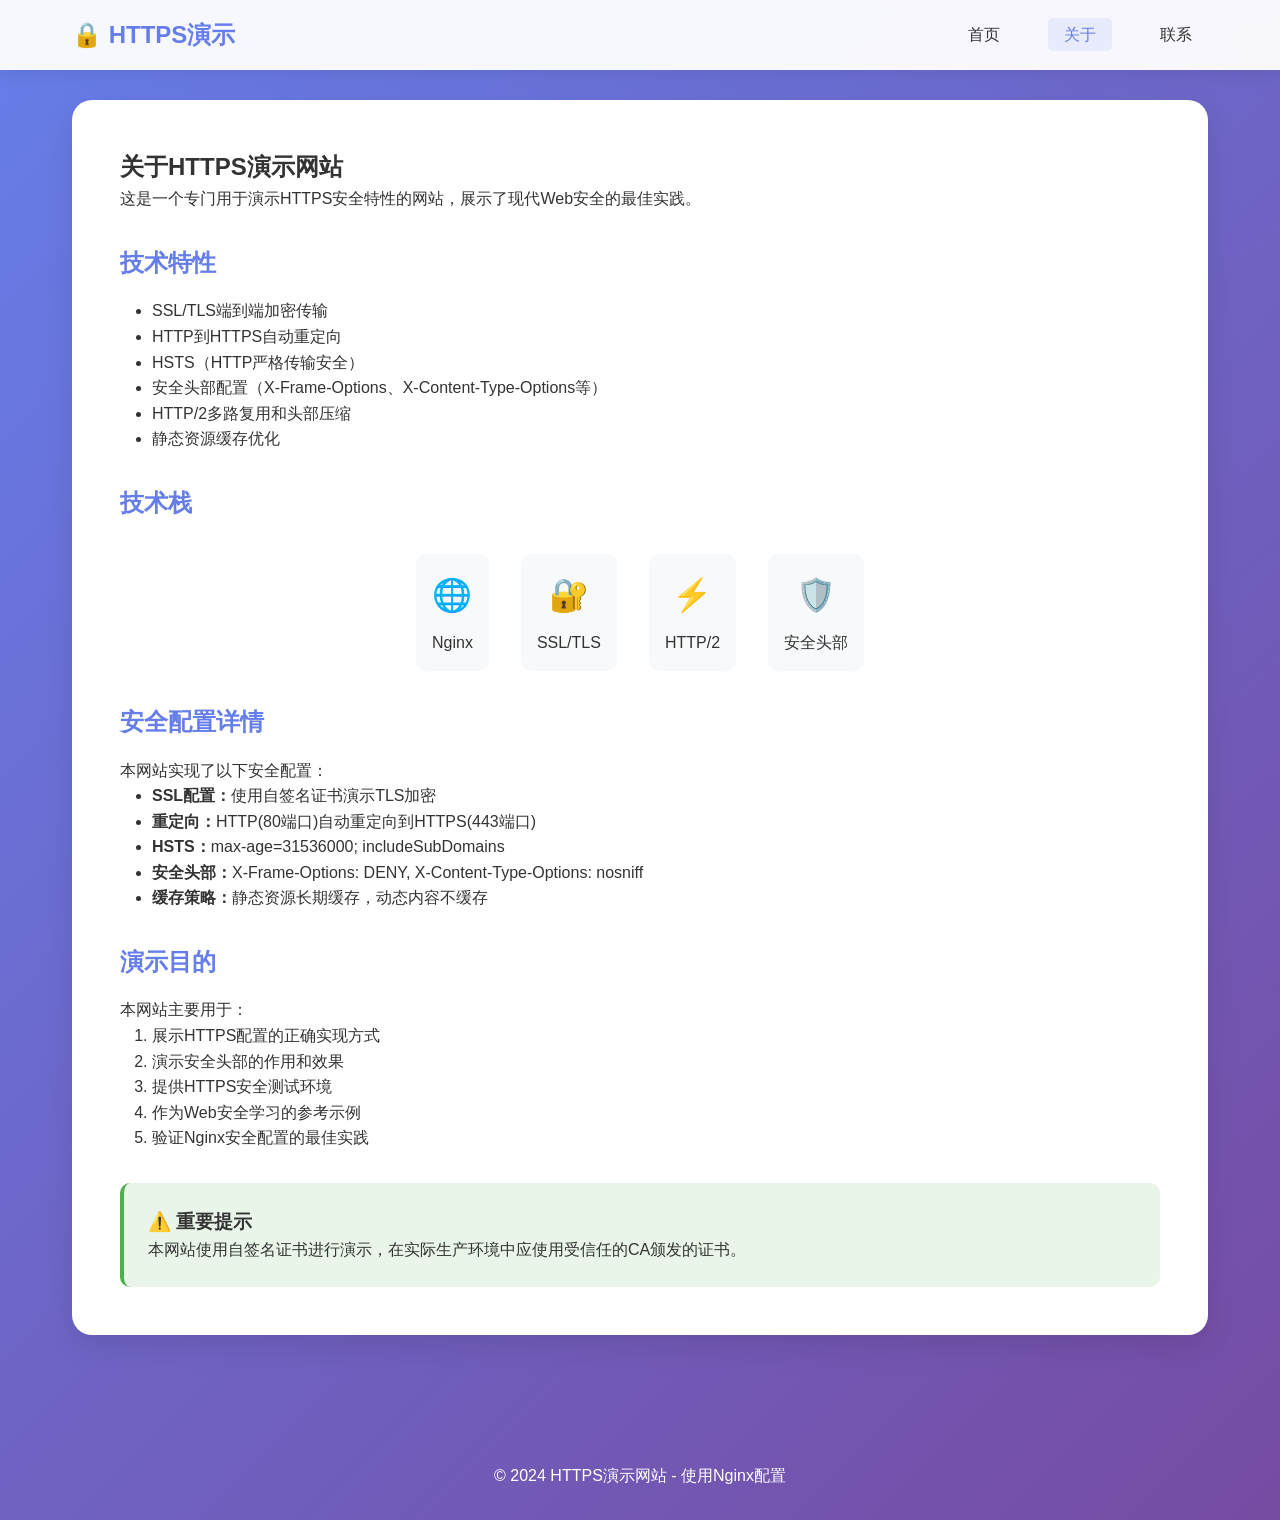
<file: Big_Data/website/about.html>
<!DOCTYPE html>
<html lang="zh-CN">
<head>
    <meta charset="UTF-8">
    <meta name="viewport" content="width=device-width, initial-scale=1.0">
    <meta name="description" content="关于HTTPS演示网站的技术细节和特性介绍">
    <title>关于 - HTTPS演示网站</title>
    <link rel="stylesheet" href="css/style.css">
</head>
<body>
    <header>
        <nav>
            <div class="logo">🔒 HTTPS演示</div>
            <ul>
                <li><a href="index.html">首页</a></li>
                <li><a href="about.html" class="active">关于</a></li>
                <li><a href="contact.html">联系</a></li>
            </ul>
        </nav>
    </header>
    
    <main>
        <section class="about-content">
            <h1>关于HTTPS演示网站</h1>
            <p>这是一个专门用于演示HTTPS安全特性的网站，展示了现代Web安全的最佳实践。</p>
            
            <h2>技术特性</h2>
            <ul>
                <li>SSL/TLS端到端加密传输</li>
                <li>HTTP到HTTPS自动重定向</li>
                <li>HSTS（HTTP严格传输安全）</li>
                <li>安全头部配置（X-Frame-Options、X-Content-Type-Options等）</li>
                <li>HTTP/2多路复用和头部压缩</li>
                <li>静态资源缓存优化</li>
            </ul>
            
            <h2>技术栈</h2>
            <div class="tech-stack">
                <div class="tech-item">
                    <span class="tech-icon">🌐</span>
                    <span>Nginx</span>
                </div>
                <div class="tech-item">
                    <span class="tech-icon">🔐</span>
                    <span>SSL/TLS</span>
                </div>
                <div class="tech-item">
                    <span class="tech-icon">⚡</span>
                    <span>HTTP/2</span>
                </div>
                <div class="tech-item">
                    <span class="tech-icon">🛡️</span>
                    <span>安全头部</span>
                </div>
            </div>
            
            <h2>安全配置详情</h2>
            <p>本网站实现了以下安全配置：</p>
            <ul>
                <li><strong>SSL配置：</strong>使用自签名证书演示TLS加密</li>
                <li><strong>重定向：</strong>HTTP(80端口)自动重定向到HTTPS(443端口)</li>
                <li><strong>HSTS：</strong>max-age=31536000; includeSubDomains</li>
                <li><strong>安全头部：</strong>X-Frame-Options: DENY, X-Content-Type-Options: nosniff</li>
                <li><strong>缓存策略：</strong>静态资源长期缓存，动态内容不缓存</li>
            </ul>
            
            <h2>演示目的</h2>
            <p>本网站主要用于：</p>
            <ol>
                <li>展示HTTPS配置的正确实现方式</li>
                <li>演示安全头部的作用和效果</li>
                <li>提供HTTPS安全测试环境</li>
                <li>作为Web安全学习的参考示例</li>
                <li>验证Nginx安全配置的最佳实践</li>
            </ol>
            
            <div class="security-notice">
                <h3>⚠️ 重要提示</h3>
                <p>本网站使用自签名证书进行演示，在实际生产环境中应使用受信任的CA颁发的证书。</p>
            </div>
        </section>
    </main>
    
    <footer>
        <p>&copy; 2024 HTTPS演示网站 - 使用Nginx配置</p>
    </footer>
    
    <script src="js/script.js"></script>
</body>
</html>
</file>
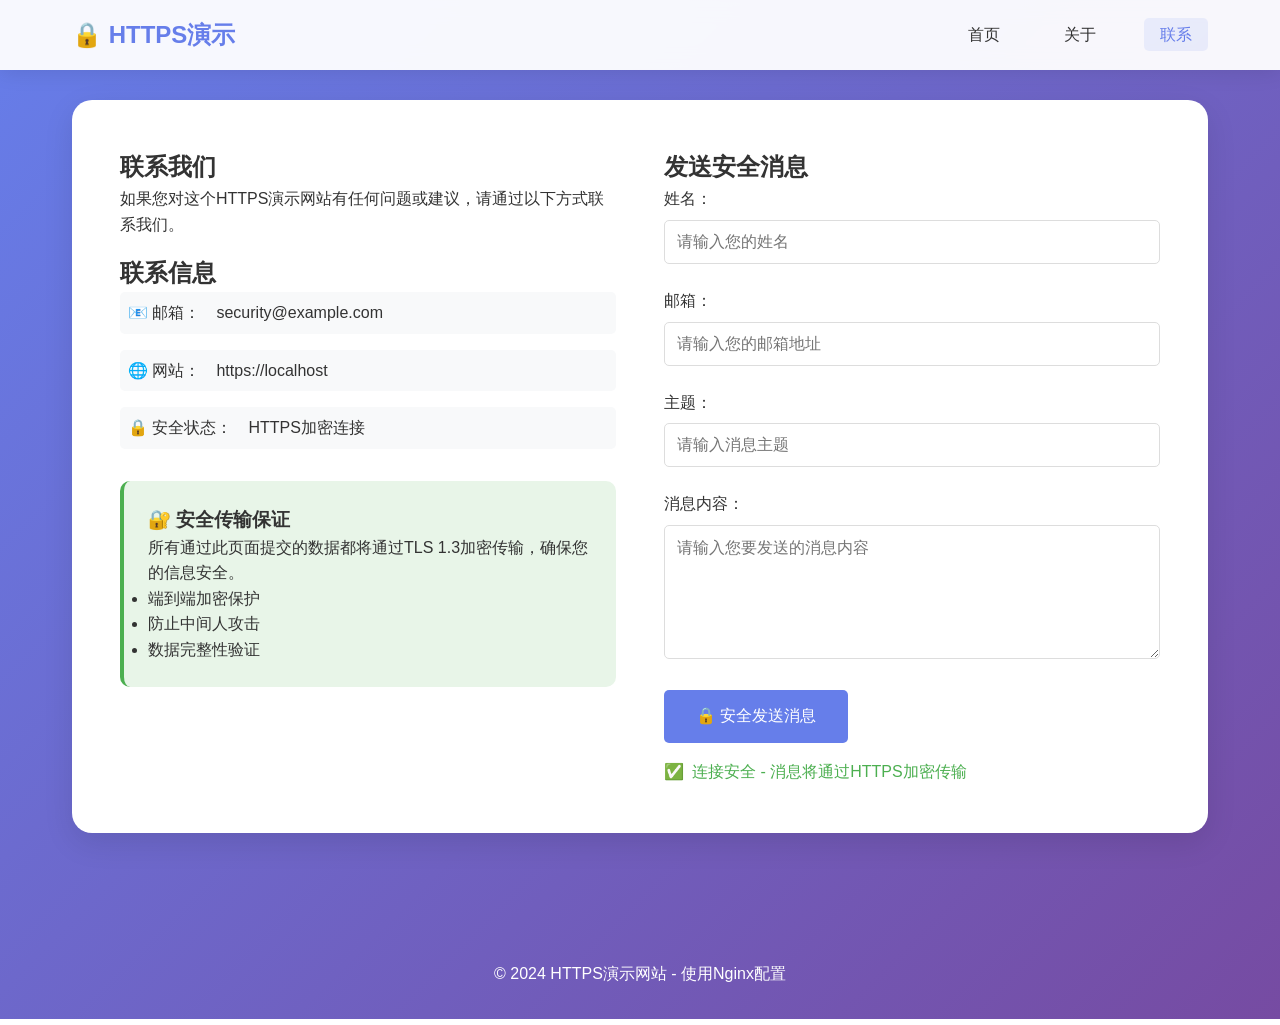
<file: Big_Data/website/contact.html>
<!DOCTYPE html>
<html lang="zh-CN">
<head>
    <meta charset="UTF-8">
    <meta name="viewport" content="width=device-width, initial-scale=1.0">
    <meta name="description" content="联系HTTPS演示网站，提供安全联系方式">
    <title>联系我们 - HTTPS演示网站</title>
    <link rel="stylesheet" href="css/style.css">
</head>
<body>
    <header>
        <nav>
            <div class="logo">🔒 HTTPS演示</div>
            <ul>
                <li><a href="index.html">首页</a></li>
                <li><a href="about.html">关于</a></li>
                <li><a href="contact.html" class="active">联系</a></li>
            </ul>
        </nav>
    </header>
    
    <main>
        <section class="contact-content">
            <div class="contact-info">
                <h1>联系我们</h1>
                <p>如果您对这个HTTPS演示网站有任何问题或建议，请通过以下方式联系我们。</p>
                
                <div class="contact-details">
                    <h2>联系信息</h2>
                    <div class="contact-item">
                        <span>📧 邮箱：</span>
                        <span>security@example.com</span>
                    </div>
                    <div class="contact-item">
                        <span>🌐 网站：</span>
                        <span>https://localhost</span>
                    </div>
                    <div class="contact-item">
                        <span>🔒 安全状态：</span>
                        <span>HTTPS加密连接</span>
                    </div>
                </div>
                
                <div class="security-notice">
                    <h3>🔐 安全传输保证</h3>
                    <p>所有通过此页面提交的数据都将通过TLS 1.3加密传输，确保您的信息安全。</p>
                    <ul>
                        <li>端到端加密保护</li>
                        <li>防止中间人攻击</li>
                        <li>数据完整性验证</li>
                    </ul>
                </div>
            </div>
            
            <div class="contact-form">
                <form id="contact-form">
                    <h2>发送安全消息</h2>
                    <div class="form-group">
                        <label for="name">姓名：</label>
                        <input type="text" id="name" name="name" required placeholder="请输入您的姓名">
                    </div>
                    <div class="form-group">
                        <label for="email">邮箱：</label>
                        <input type="email" id="email" name="email" required placeholder="请输入您的邮箱地址">
                    </div>
                    <div class="form-group">
                        <label for="subject">主题：</label>
                        <input type="text" id="subject" name="subject" required placeholder="请输入消息主题">
                    </div>
                    <div class="form-group">
                        <label for="message">消息内容：</label>
                        <textarea id="message" name="message" rows="6" required placeholder="请输入您要发送的消息内容"></textarea>
                    </div>
                    <button type="submit" class="btn">🔒 安全发送消息</button>
                    <div id="form-security-status">
                        <span class="security-icon">✅</span>
                        <span>连接安全 - 消息将通过HTTPS加密传输</span>
                    </div>
                </form>
            </div>
        </section>
    </main>
    
    <footer>
        <p>&copy; 2024 HTTPS演示网站 - 使用Nginx配置</p>
    </footer>
    
    <script src="js/script.js"></script>
</body>
</html>
</file>
<file: Big_Data/website/css/style.css>
/* 基础样式重置 */
* {
    margin: 0;
    padding: 0;
    box-sizing: border-box;
}

body {
    font-family: 'Segoe UI', Tahoma, Geneva, Verdana, sans-serif;
    line-height: 1.6;
    color: #333;
    background: linear-gradient(135deg, #667eea 0%, #764ba2 100%);
    min-height: 100vh;
}

/* 头部导航 */
header {
    background: rgba(255, 255, 255, 0.95);
    backdrop-filter: blur(10px);
    position: fixed;
    top: 0;
    width: 100%;
    z-index: 1000;
    box-shadow: 0 2px 20px rgba(0, 0, 0, 0.1);
}

nav {
    display: flex;
    justify-content: space-between;
    align-items: center;
    padding: 1rem 2rem;
    max-width: 1200px;
    margin: 0 auto;
}

.logo {
    font-size: 1.5rem;
    font-weight: bold;
    color: #667eea;
}

nav ul {
    display: flex;
    list-style: none;
    gap: 2rem;
}

nav a {
    text-decoration: none;
    color: #333;
    font-weight: 500;
    transition: color 0.3s;
    padding: 0.5rem 1rem;
    border-radius: 5px;
}

nav a:hover, nav a.active {
    color: #667eea;
    background: rgba(102, 126, 234, 0.1);
}

/* 主内容区域 */
main {
    padding-top: 80px;
    max-width: 1200px;
    margin: 0 auto;
    padding: 100px 2rem 2rem;
}

/* 英雄区域 */
.hero {
    text-align: center;
    color: white;
    margin-bottom: 4rem;
}

.hero h1 {
    font-size: 3rem;
    margin-bottom: 1rem;
    text-shadow: 2px 2px 4px rgba(0, 0, 0, 0.3);
}

.hero p {
    font-size: 1.2rem;
    margin-bottom: 2rem;
    opacity: 0.9;
}

.security-info {
    display: flex;
    justify-content: center;
    gap: 2rem;
    margin-top: 2rem;
}

.status, .protocol, .backend {
    background: rgba(255, 255, 255, 0.2);
    padding: 1rem 2rem;
    border-radius: 10px;
    backdrop-filter: blur(10px);
    display: flex;
    align-items: center;
    gap: 0.5rem;
}

/* 特性网格 */
.features {
    background: white;
    padding: 3rem 2rem;
    border-radius: 20px;
    margin: 2rem 0;
    box-shadow: 0 10px 30px rgba(0, 0, 0, 0.1);
}

.features h2 {
    text-align: center;
    margin-bottom: 2rem;
    color: #333;
}

.feature-grid {
    display: grid;
    grid-template-columns: repeat(auto-fit, minmax(250px, 1fr));
    gap: 2rem;
}

.feature {
    text-align: center;
    padding: 1.5rem;
    background: #f8f9fa;
    border-radius: 10px;
    transition: transform 0.3s;
}

.feature:hover {
    transform: translateY(-5px);
}

.feature h3 {
    margin-bottom: 1rem;
    color: #667eea;
}

/* 演示区域 */
.demo {
    background: white;
    padding: 3rem 2rem;
    border-radius: 20px;
    margin: 2rem 0;
    text-align: center;
    box-shadow: 0 10px 30px rgba(0, 0, 0, 0.1);
}

#security-status {
    margin: 2rem 0;
    padding: 1rem;
    background: #f8f9fa;
    border-radius: 10px;
    font-size: 1.1rem;
}

.btn {
    background: #667eea;
    color: white;
    border: none;
    padding: 1rem 2rem;
    border-radius: 5px;
    font-size: 1rem;
    cursor: pointer;
    transition: background 0.3s;
}

.btn:hover {
    background: #5a6fd8;
}

/* 关于页面样式 */
.about-content {
    background: white;
    padding: 3rem;
    border-radius: 20px;
    box-shadow: 0 10px 30px rgba(0, 0, 0, 0.1);
}

.about-content h2 {
    margin: 2rem 0 1rem;
    color: #667eea;
}

.about-content ul, .about-content ol {
    margin-left: 2rem;
    margin-bottom: 2rem;
}

.tech-stack {
    display: flex;
    gap: 2rem;
    justify-content: center;
    margin: 2rem 0;
}

.tech-item {
    text-align: center;
    padding: 1rem;
    background: #f8f9fa;
    border-radius: 10px;
}

.tech-icon {
    font-size: 2rem;
    display: block;
    margin-bottom: 0.5rem;
}

/* 联系页面样式 */
.contact-content {
    display: grid;
    grid-template-columns: 1fr 1fr;
    gap: 3rem;
    background: white;
    padding: 3rem;
    border-radius: 20px;
    box-shadow: 0 10px 30px rgba(0, 0, 0, 0.1);
}

.contact-details {
    margin-top: 1rem;
}

.contact-item {
    display: flex;
    align-items: center;
    gap: 1rem;
    margin-bottom: 1rem;
    padding: 0.5rem;
    background: #f8f9fa;
    border-radius: 5px;
}

.form-group {
    margin-bottom: 1.5rem;
}

.form-group label {
    display: block;
    margin-bottom: 0.5rem;
    font-weight: 500;
}

.form-group input, .form-group textarea {
    width: 100%;
    padding: 0.75rem;
    border: 1px solid #ddd;
    border-radius: 5px;
    font-size: 1rem;
}

.form-group textarea {
    resize: vertical;
}

.security-notice {
    margin-top: 2rem;
    padding: 1.5rem;
    background: #e8f5e8;
    border-radius: 10px;
    border-left: 4px solid #4caf50;
}

#form-security-status {
    display: flex;
    align-items: center;
    gap: 0.5rem;
    margin-top: 1rem;
    color: #4caf50;
    font-weight: 500;
}

/* 页脚 */
footer {
    text-align: center;
    padding: 2rem;
    color: white;
    margin-top: 4rem;
}

/* OPAQUE DEMO 特定样式 */

/* 模态框样式 */
.modal {
    display: none;
    position: fixed;
    z-index: 2000;
    left: 0;
    top: 0;
    width: 100%;
    height: 100%;
    background-color: rgba(0, 0, 0, 0.5);
    backdrop-filter: blur(5px);
}

.modal-content {
    background-color: white;
    margin: 10% auto;
    padding: 2rem;
    border-radius: 15px;
    width: 90%;
    max-width: 400px;
    position: relative;
    box-shadow: 0 20px 40px rgba(0, 0, 0, 0.3);
}

.close {
    color: #aaa;
    float: right;
    font-size: 28px;
    font-weight: bold;
    cursor: pointer;
    position: absolute;
    right: 1rem;
    top: 1rem;
}

.close:hover {
    color: #333;
}

.auth-form h3 {
    text-align: center;
    margin-bottom: 1.5rem;
    color: #667eea;
}

.auth-form input {
    width: 100%;
    padding: 1rem;
    margin-bottom: 1rem;
    border: 1px solid #ddd;
    border-radius: 5px;
    font-size: 1rem;
}

.auth-form button {
    width: 100%;
    margin-bottom: 1rem;
}

.auth-form p {
    text-align: center;
    margin-top: 1rem;
}

.auth-form a {
    color: #667eea;
    text-decoration: none;
}

.auth-form a:hover {
    text-decoration: underline;
}

/* 演示区域样式 */
.demo-section {
    background: white;
    padding: 3rem 2rem;
    border-radius: 20px;
    margin: 2rem 0;
    box-shadow: 0 10px 30px rgba(0, 0, 0, 0.1);
}

.demo-section h2 {
    text-align: center;
    margin-bottom: 2rem;
    color: #333;
}

.demo-container {
    display: grid;
    grid-template-columns: repeat(auto-fit, minmax(300px, 1fr));
    gap: 2rem;
}

.demo-card {
    text-align: center;
    padding: 2rem;
    background: #f8f9fa;
    border-radius: 15px;
    transition: all 0.3s ease;
    border: 2px solid transparent;
}

.demo-card:hover {
    transform: translateY(-5px);
    border-color: #667eea;
    box-shadow: 0 10px 25px rgba(102, 126, 234, 0.2);
}

.demo-card h3 {
    margin-bottom: 1rem;
    color: #667eea;
}

.demo-btn {
    margin-top: 1rem;
    background: #667eea;
    color: white;
    border: none;
    padding: 0.75rem 1.5rem;
    border-radius: 5px;
    cursor: pointer;
    transition: background 0.3s;
}

.demo-btn:hover {
    background: #5a6fd8;
}

/* 用户信息面板 */
.user-info {
    background: white;
    padding: 3rem 2rem;
    border-radius: 20px;
    margin: 2rem 0;
    box-shadow: 0 10px 30px rgba(0, 0, 0, 0.1);
}

.user-info h2 {
    text-align: center;
    margin-bottom: 2rem;
    color: #333;
}

.dashboard {
    display: flex;
    justify-content: center;
}

.user-card {
    background: #f8f9fa;
    padding: 2rem;
    border-radius: 15px;
    text-align: center;
    max-width: 400px;
    width: 100%;
}

.user-card h3 {
    margin-bottom: 1.5rem;
    color: #667eea;
}

.user-details {
    text-align: left;
    margin-bottom: 2rem;
}

.user-details p {
    margin-bottom: 0.5rem;
    padding: 0.5rem;
    background: white;
    border-radius: 5px;
}

/* 消息提示样式 */
.message {
    padding: 1rem;
    margin: 1rem 0;
    border-radius: 5px;
    text-align: center;
}

.message.success {
    background: #d4edda;
    color: #155724;
    border: 1px solid #c3e6cb;
}

.message.error {
    background: #f8d7da;
    color: #721c24;
    border: 1px solid #f5c6cb;
}

/* 响应式设计 */
@media (max-width: 768px) {
    nav {
        flex-direction: column;
        gap: 1rem;
    }
    
    .hero h1 {
        font-size: 2rem;
    }
    
    .security-info {
        flex-direction: column;
        gap: 1rem;
    }
    
    .feature-grid {
        grid-template-columns: 1fr;
    }
    
    .contact-content {
        grid-template-columns: 1fr;
    }
    
    .tech-stack {
        flex-direction: column;
        gap: 1rem;
    }
    
    .demo-container {
        grid-template-columns: 1fr;
    }
    
    .modal-content {
        margin: 20% auto;
        width: 95%;
    }
}
</file>
